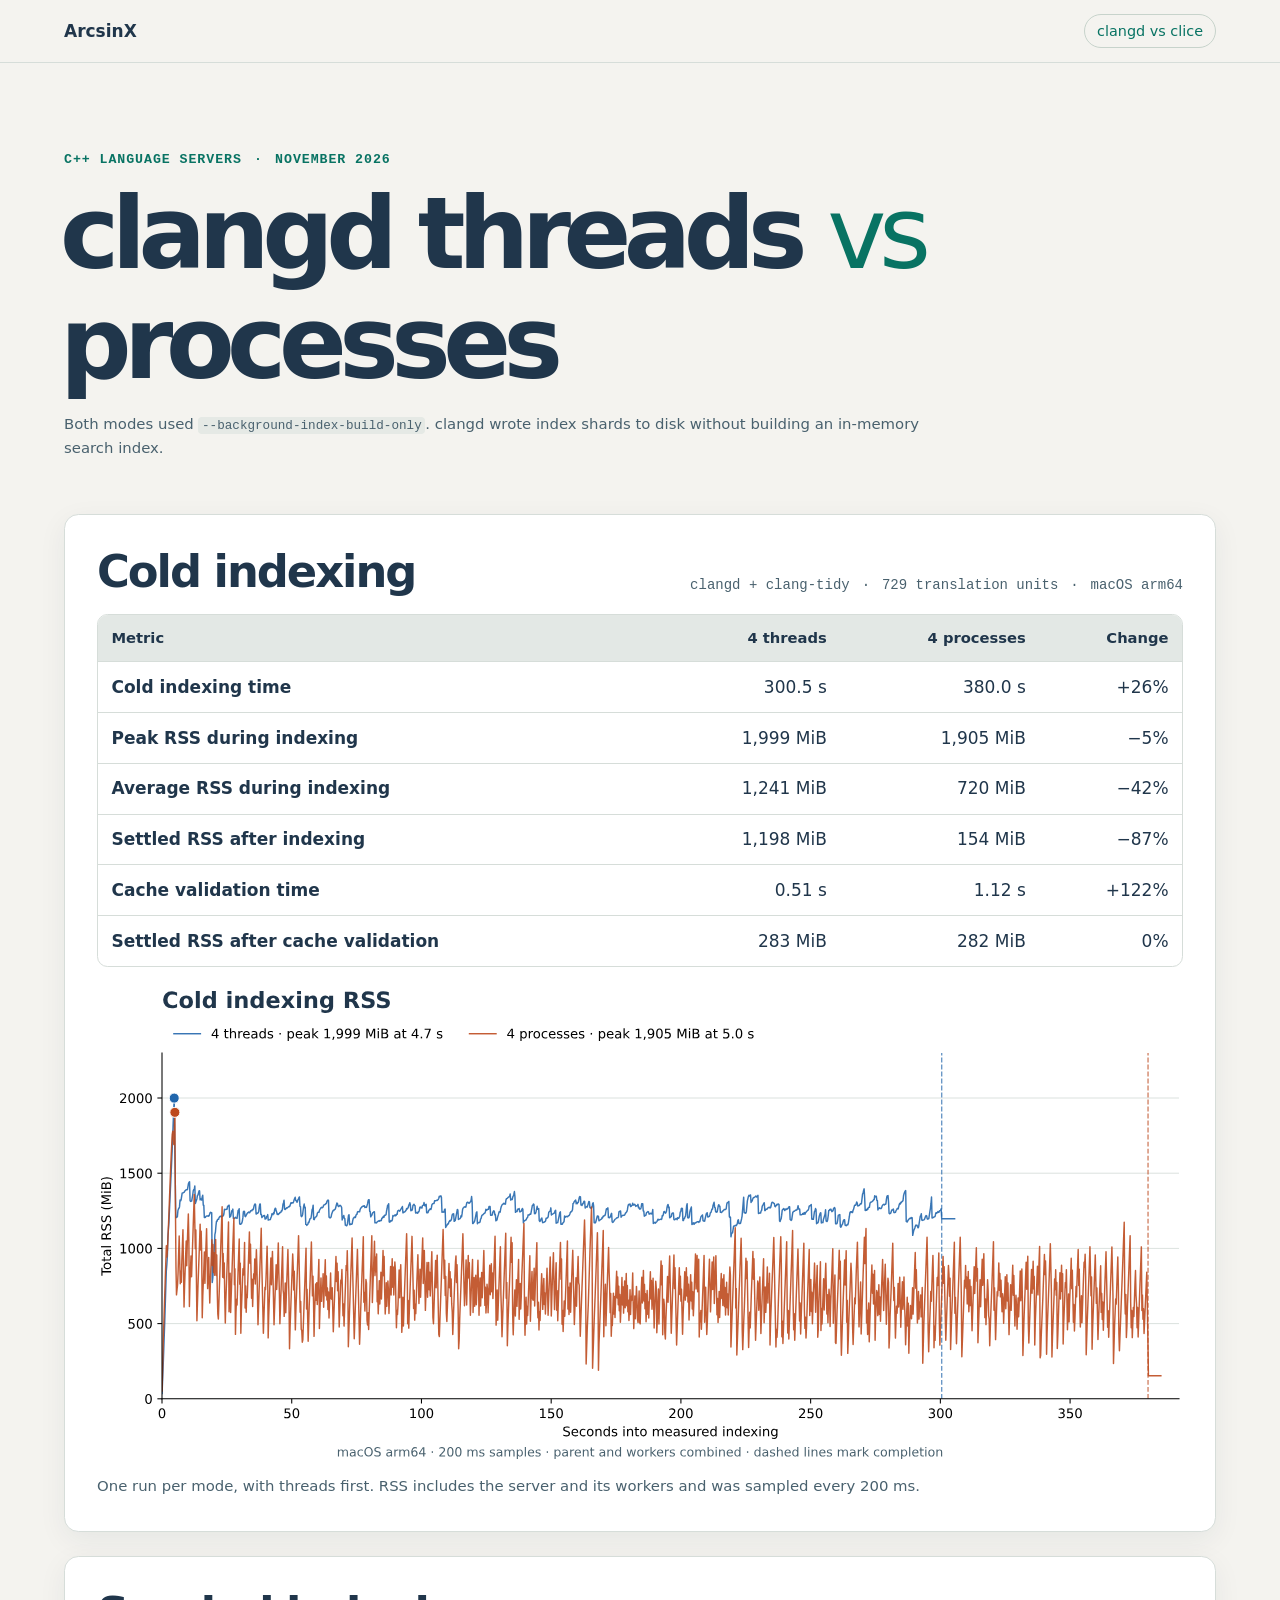
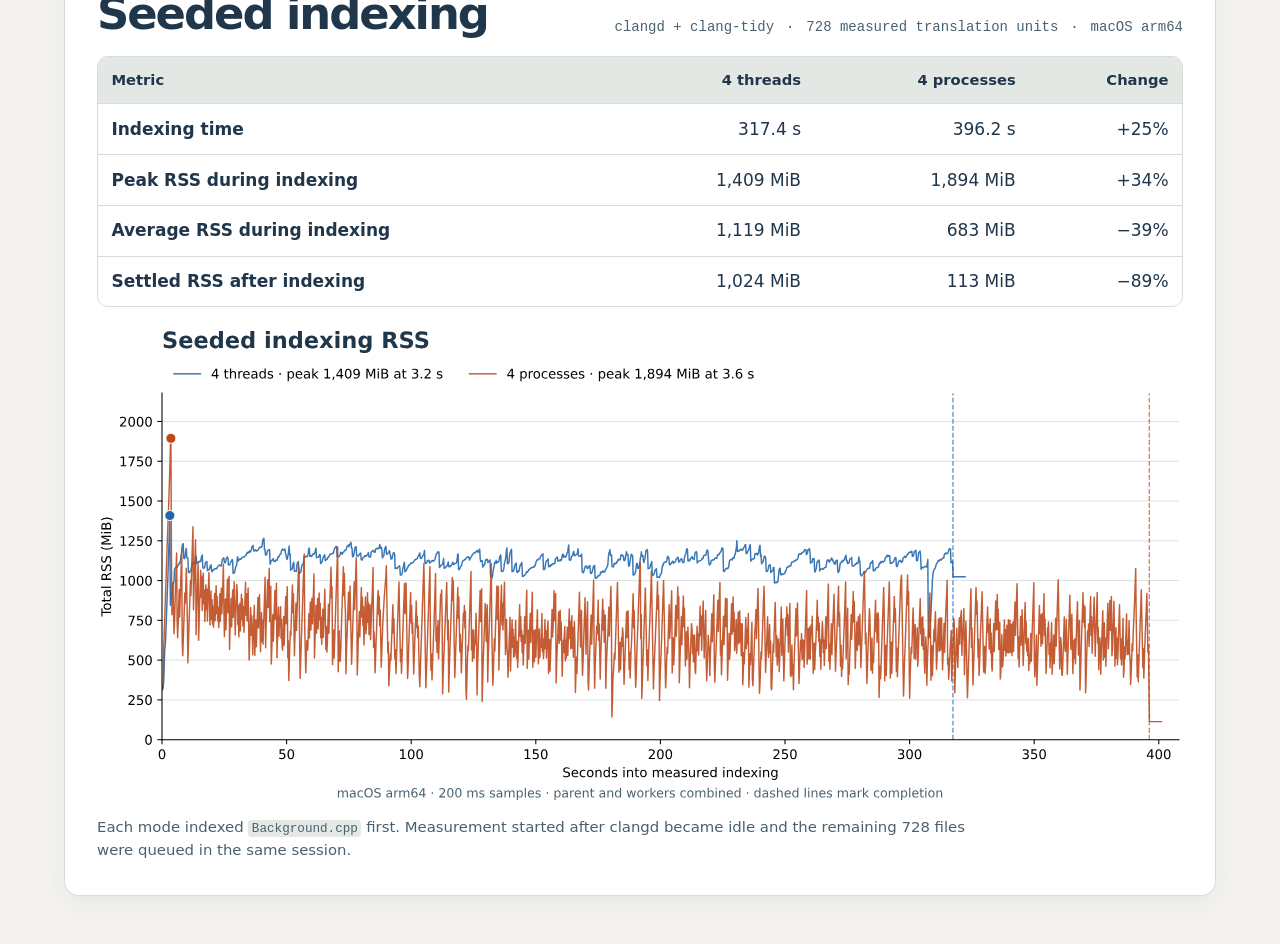
<file: clangd-threads-vs-processes/index.html>
<!doctype html>
<html lang="en">
<head>
  <meta charset="utf-8">
  <meta name="viewport" content="width=device-width, initial-scale=1">
  <meta name="description" content="Background indexing time and memory for clangd with four threads or four worker processes.">
  <title>clangd threads vs processes</title>
  <link rel="canonical" href="https://arcsinx.github.io/clangd-threads-vs-processes/">
  <link rel="stylesheet" href="../clangd-vs-clice/style.css">
  <style>
    main { padding-bottom: 3rem; }
    .comparison { margin-top: 1.1rem; border: 1px solid var(--line); border-radius: .65rem; }
    .comparison table { min-width: 29rem; }
    .comparison :is(td, th):not(:first-child) { text-align: right; font-variant-numeric: tabular-nums; white-space: nowrap; }
    .benchmark + .benchmark { margin-top: 1.5rem; }
    .method-note { margin-top: .9rem; }
    figure { margin: 1.25rem 0 0; }
    .plot { display: block; }
    .plot img { display: block; width: 100%; min-width: 46rem; height: auto; }
  </style>
</head>
<body>
  <a class="skip" href="#benchmark">Skip to benchmark</a>
  <header class="site-header">
    <div class="wrap header-inner">
      <a class="brand" href="https://github.com/ArcsinX">ArcsinX</a>
      <nav aria-label="Related benchmark"><a href="../clangd-vs-clice/">clangd vs clice</a></nav>
    </div>
  </header>
  <main>
    <div class="wrap intro">
      <p class="eyebrow">C++ language servers <span>·</span> November 2026</p>
      <h1>clangd threads <em>vs</em> processes</h1>
      <p class="chart-caption method-note">Both modes used <code>--background-index-build-only</code>. clangd wrote index shards to disk without building an in-memory search index.</p>
    </div>
    <section class="wrap benchmark" id="benchmark" aria-labelledby="benchmark-title">
      <div class="benchmark-heading">
        <h2 id="benchmark-title">Cold indexing</h2>
        <p class="scope">clangd + clang-tidy <span>·</span> 729 translation units <span>·</span> macOS arm64</p>
      </div>
      <div class="table-scroll comparison" tabindex="0" role="region" aria-label="Indexing comparison">
        <table>
          <thead><tr><th scope="col">Metric</th><th scope="col">4 threads</th><th scope="col">4 processes</th><th scope="col">Change</th></tr></thead>
          <tbody>
            <tr><th scope="row">Cold indexing time</th><td>300.5 s</td><td>380.0 s</td><td>+26%</td></tr>
            <tr><th scope="row">Peak RSS during indexing</th><td>1,999 MiB</td><td>1,905 MiB</td><td>−5%</td></tr>
            <tr><th scope="row">Average RSS during indexing</th><td>1,241 MiB</td><td>720 MiB</td><td>−42%</td></tr>
            <tr><th scope="row">Settled RSS after indexing</th><td>1,198 MiB</td><td>154 MiB</td><td>−87%</td></tr>
            <tr><th scope="row">Cache validation time</th><td>0.51 s</td><td>1.12 s</td><td>+122%</td></tr>
            <tr><th scope="row">Settled RSS after cache validation</th><td>283 MiB</td><td>282 MiB</td><td>0%</td></tr>
          </tbody>
        </table>
      </div>
      <figure>
        <div class="table-scroll" tabindex="0" role="region" aria-label="RSS over time plot">
          <a class="plot" href="rss-over-time.svg">
            <img src="rss-over-time.svg" alt="Four threads peaked at 1,999 MiB at 4.7 s. Four processes peaked at 1,905 MiB at 5.0 s.">
          </a>
        </div>
        <figcaption class="chart-caption">One run per mode, with threads first. RSS includes the server and its workers and was sampled every 200 ms.</figcaption>
      </figure>
    </section>
    <section class="wrap benchmark" id="seeded" aria-labelledby="seeded-title">
      <div class="benchmark-heading">
        <h2 id="seeded-title">Seeded indexing</h2>
        <p class="scope">clangd + clang-tidy <span>·</span> 728 measured translation units <span>·</span> macOS arm64</p>
      </div>
      <div class="table-scroll comparison" tabindex="0" role="region" aria-label="Seeded indexing comparison">
        <table>
          <thead><tr><th scope="col">Metric</th><th scope="col">4 threads</th><th scope="col">4 processes</th><th scope="col">Change</th></tr></thead>
          <tbody>
            <tr><th scope="row">Indexing time</th><td>317.4 s</td><td>396.2 s</td><td>+25%</td></tr>
            <tr><th scope="row">Peak RSS during indexing</th><td>1,409 MiB</td><td>1,894 MiB</td><td>+34%</td></tr>
            <tr><th scope="row">Average RSS during indexing</th><td>1,119 MiB</td><td>683 MiB</td><td>−39%</td></tr>
            <tr><th scope="row">Settled RSS after indexing</th><td>1,024 MiB</td><td>113 MiB</td><td>−89%</td></tr>
          </tbody>
        </table>
      </div>
      <figure>
        <div class="table-scroll" tabindex="0" role="region" aria-label="Seeded RSS over time plot">
          <a class="plot" href="rss-seeded.svg">
            <img src="rss-seeded.svg" alt="Four threads peaked at 1,409 MiB at 3.2 s. Four processes peaked at 1,894 MiB at 3.6 s.">
          </a>
        </div>
        <figcaption class="chart-caption">Each mode indexed <code>Background.cpp</code> first. Measurement started after clangd became idle and the remaining 728 files were queued in the same session.</figcaption>
      </figure>
    </section>
  </main>
</body>
</html>
</file>
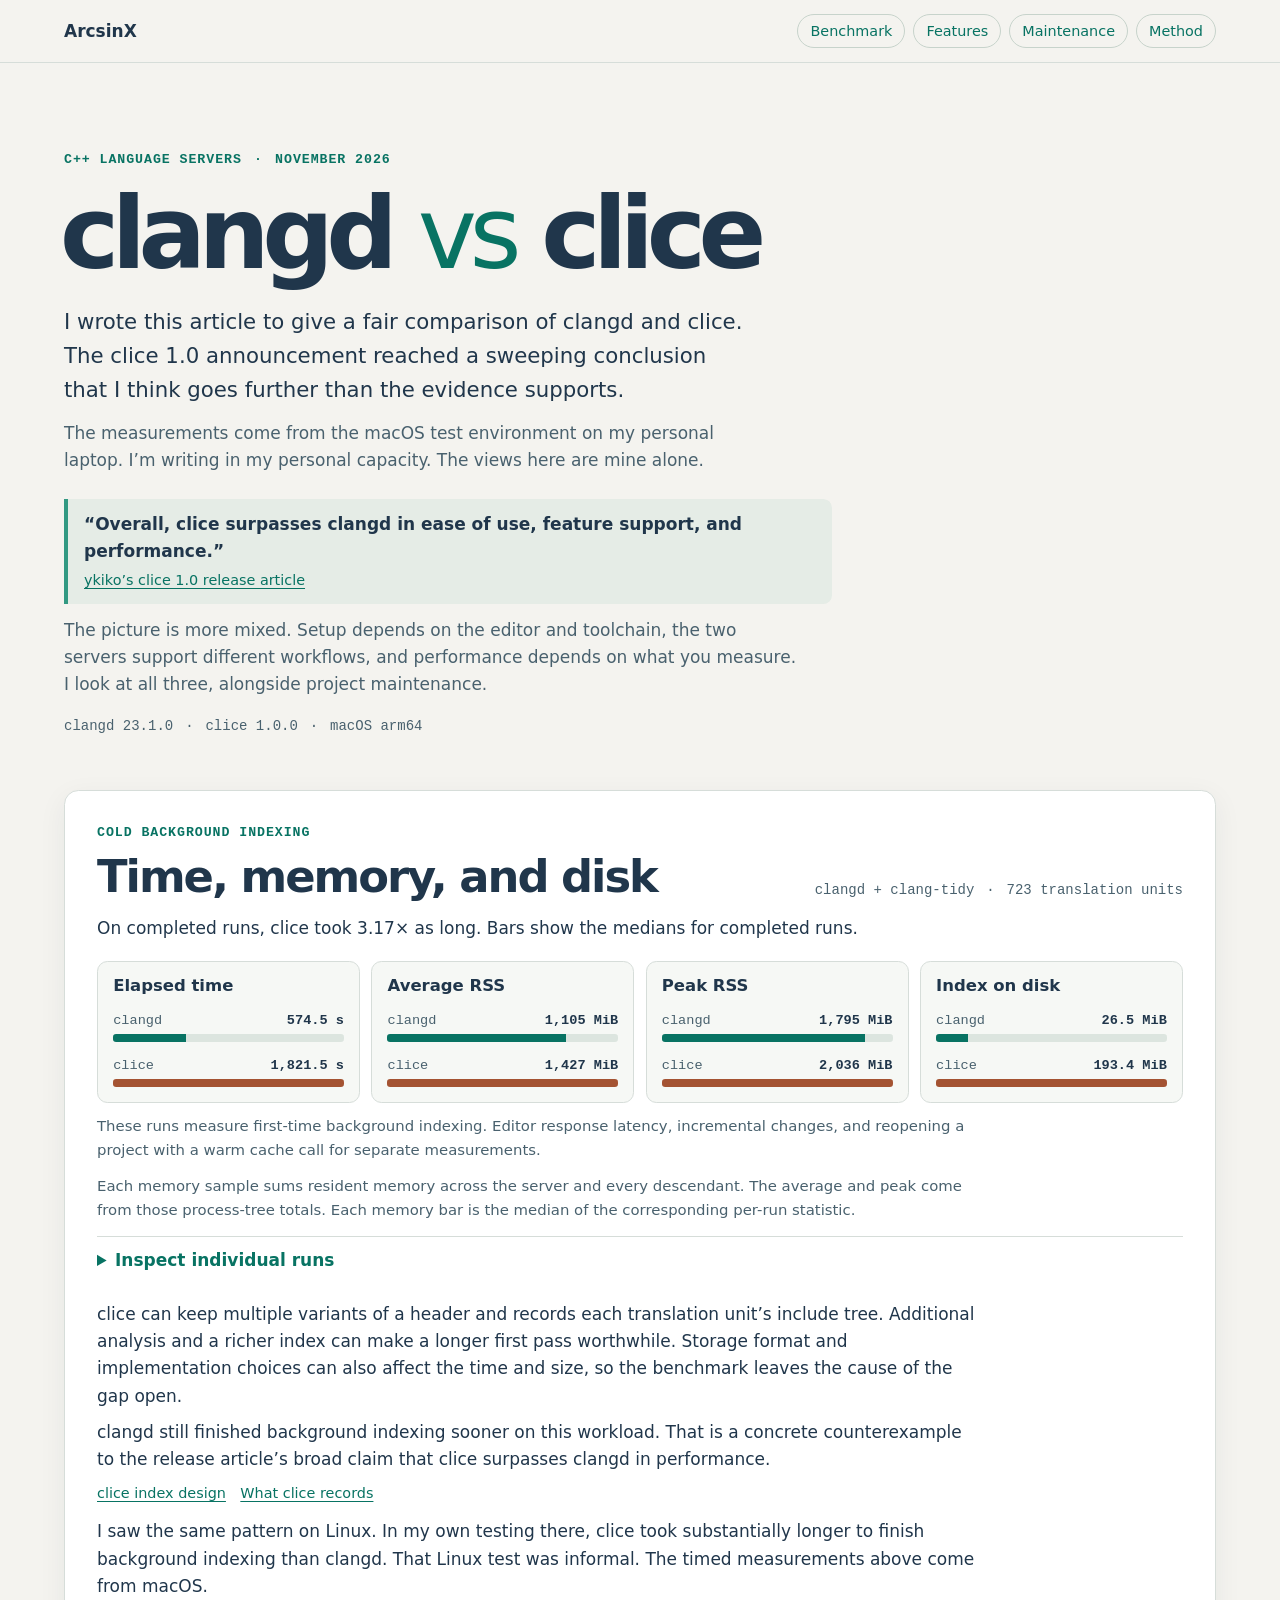
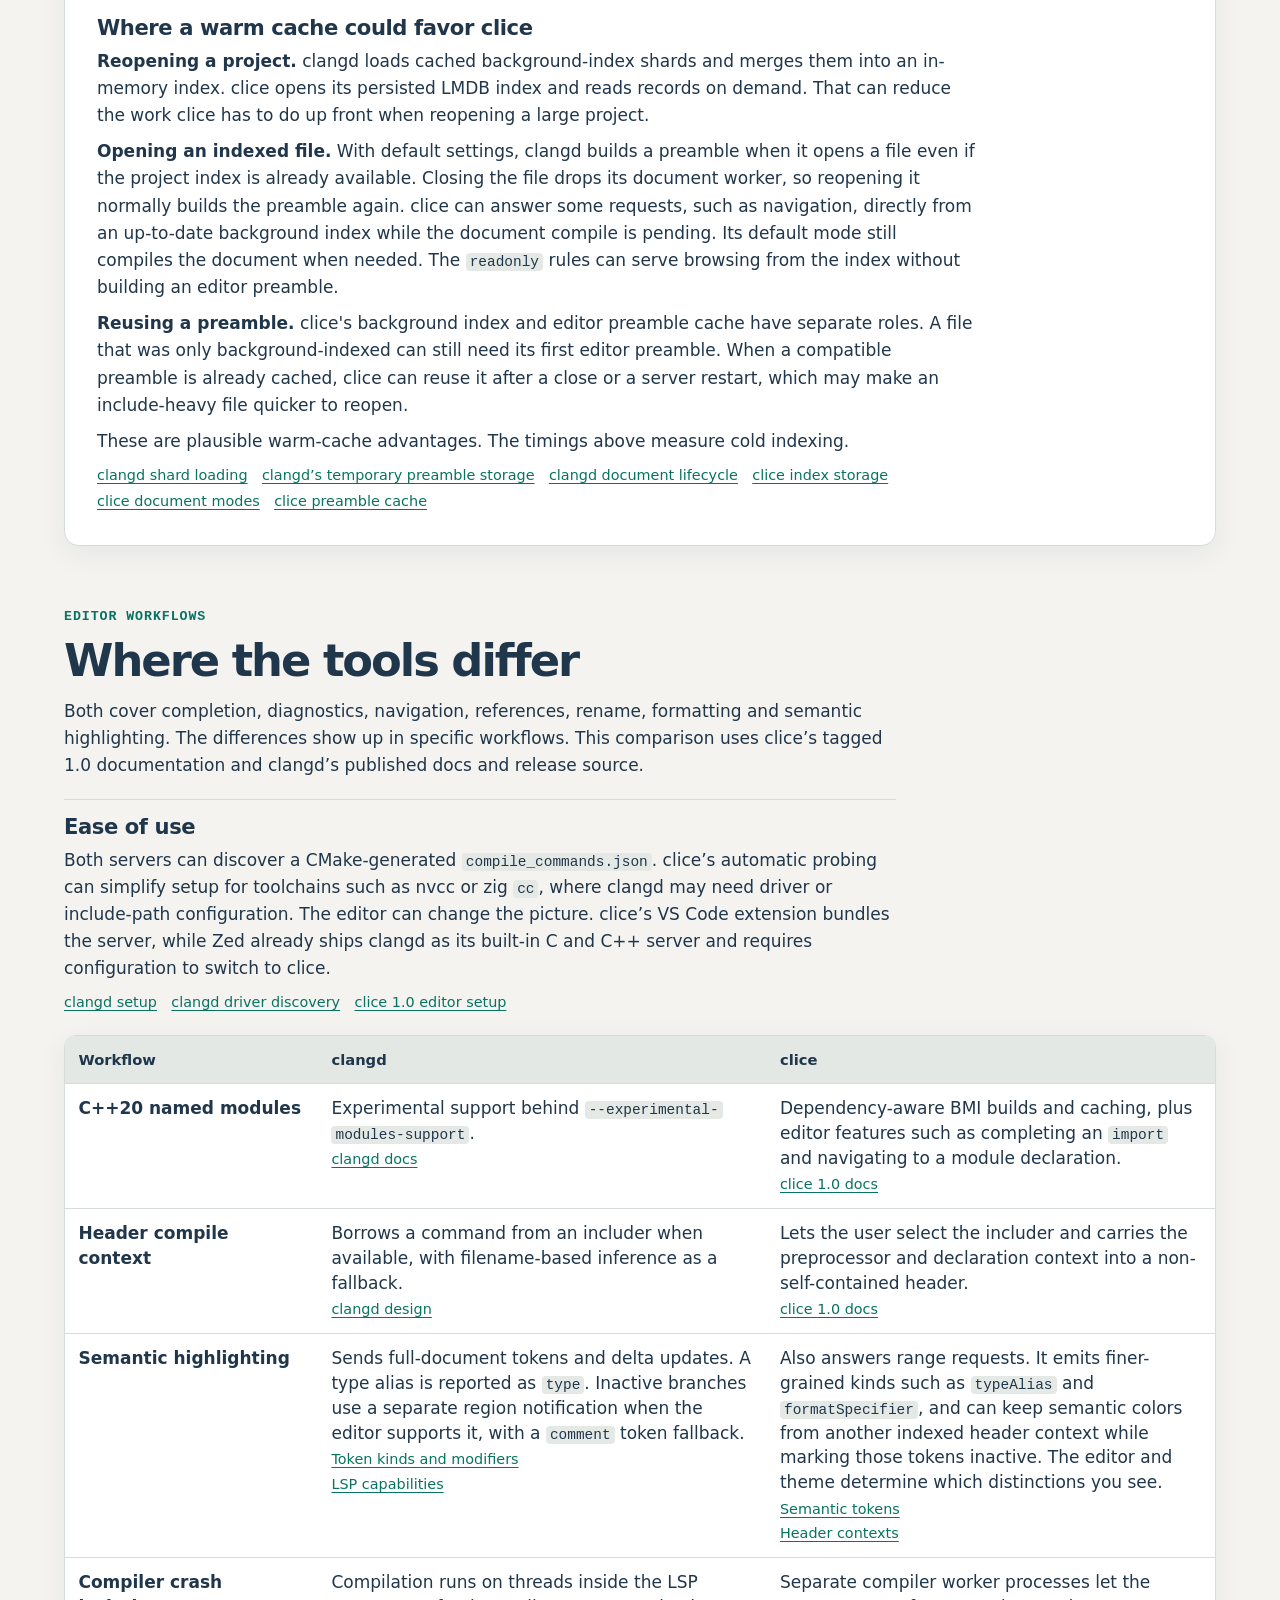
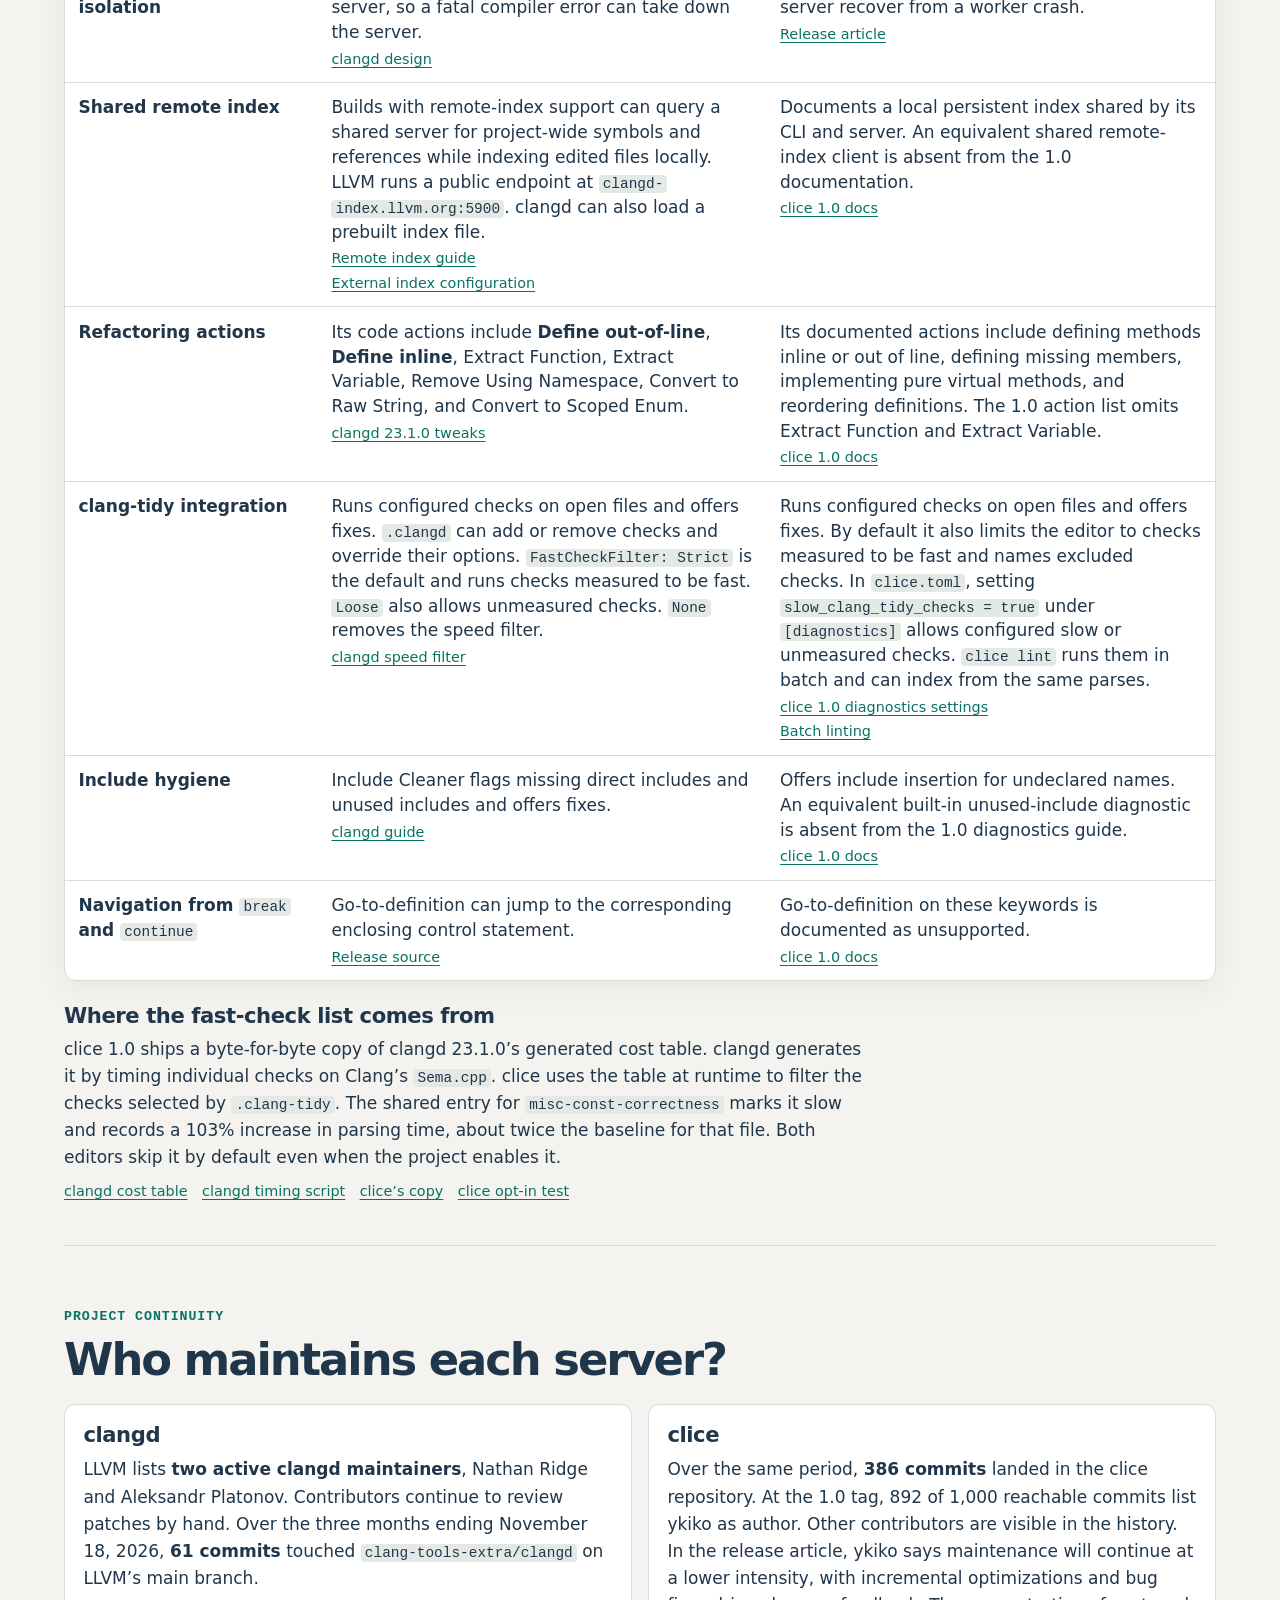
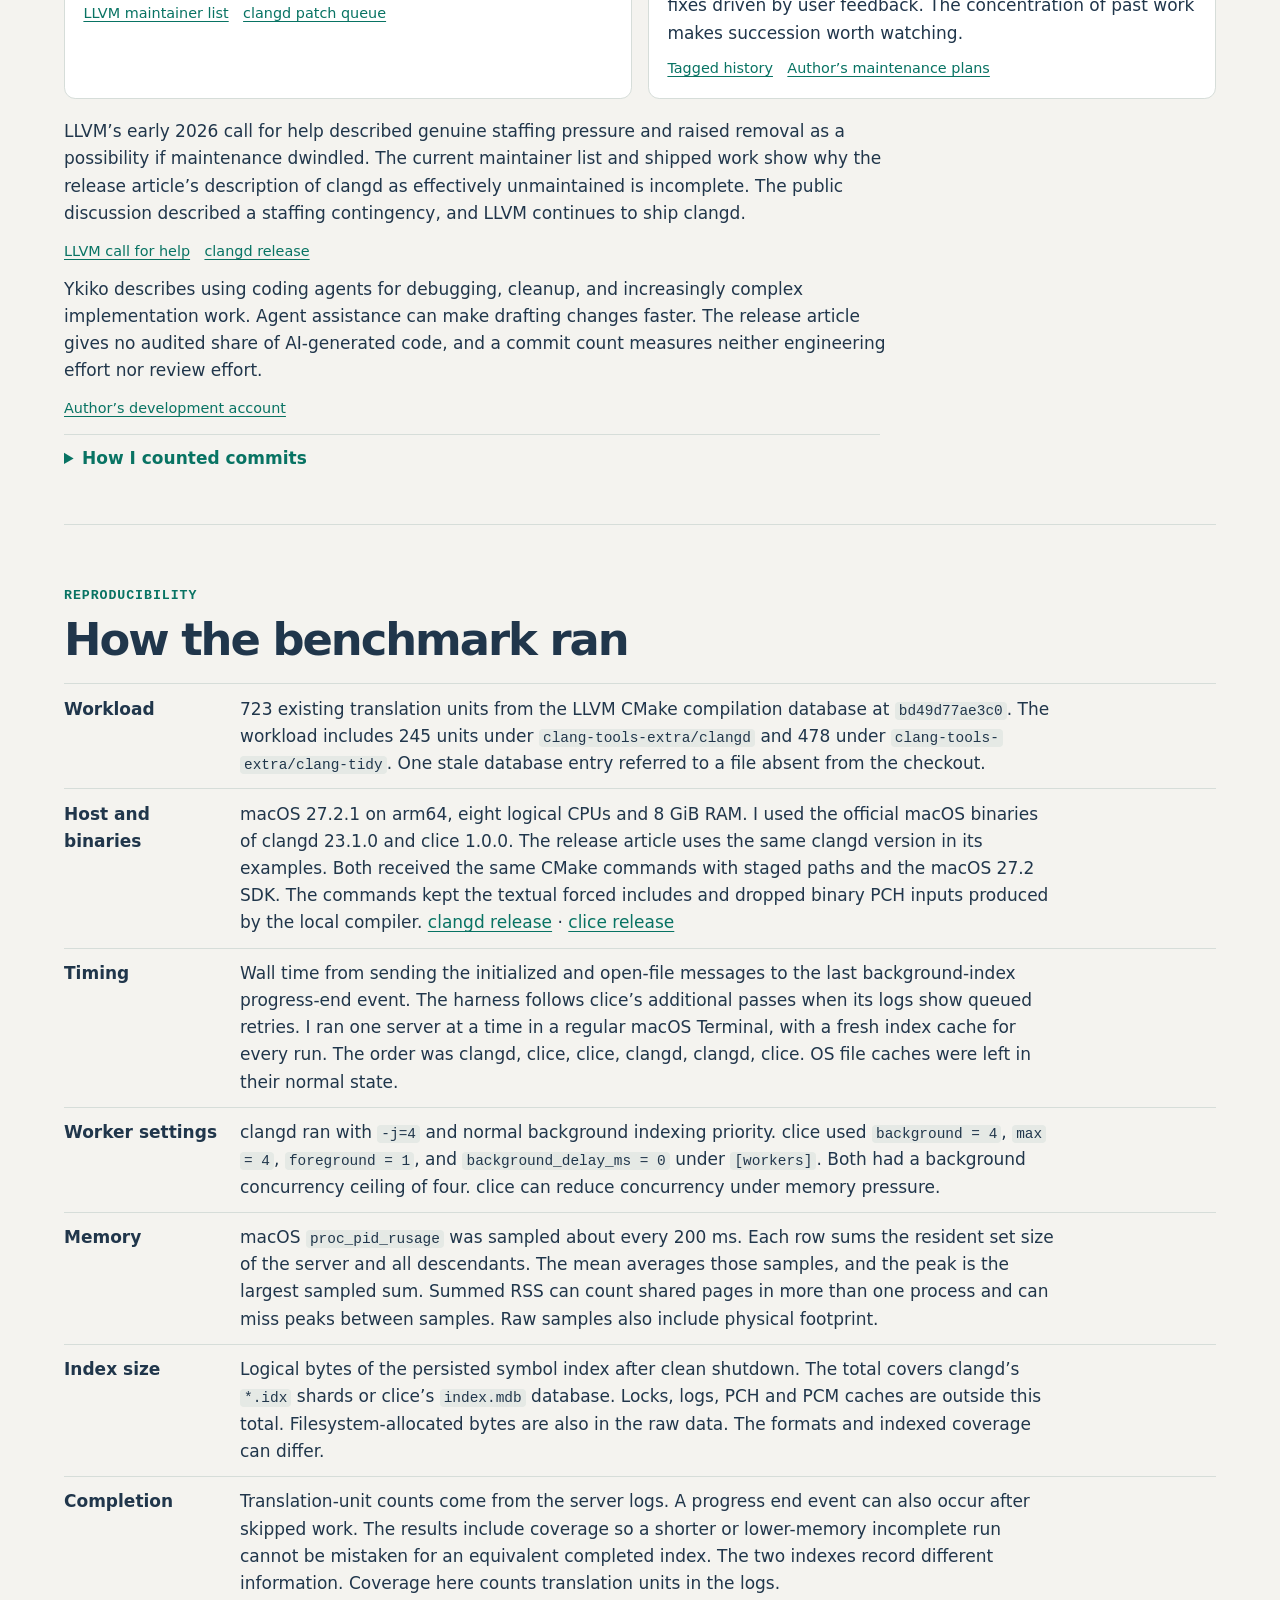
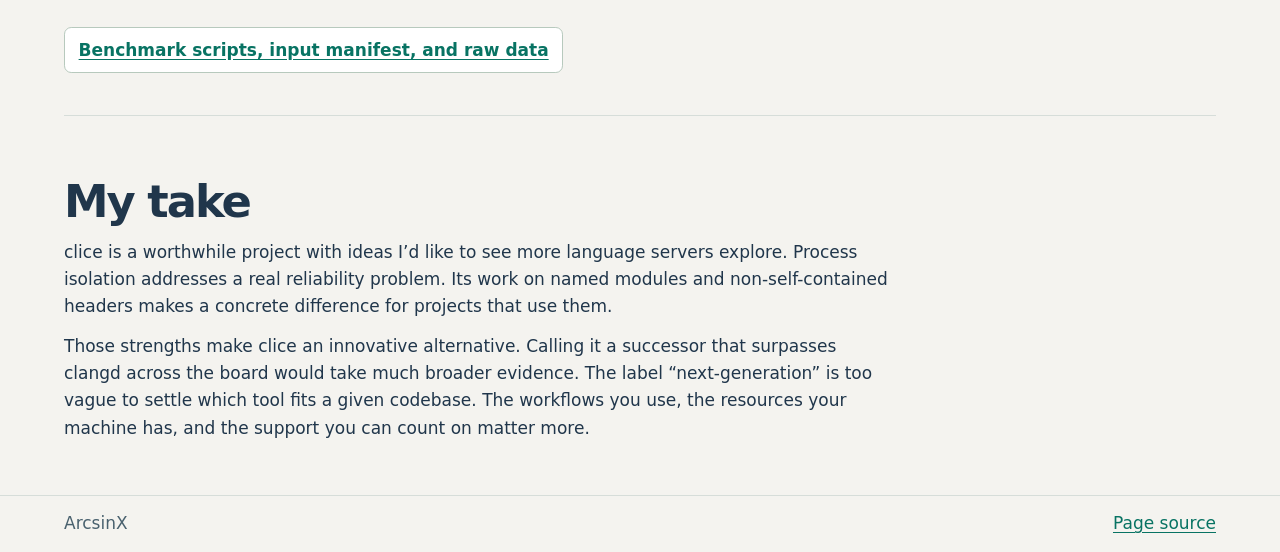
<file: clangd-vs-clice/index.html>
<!doctype html>
<html lang="en">
<head>
  <meta charset="utf-8">
  <meta name="viewport" content="width=device-width, initial-scale=1">
  <meta name="description" content="Measured clangd and clice indexing time and process-tree memory on LLVM, with a sourced comparison of features and maintenance.">
  <title>clangd vs clice | An LLVM indexing comparison</title>
  <link rel="canonical" href="https://arcsinx.github.io/clangd-vs-clice/">
  <link rel="stylesheet" href="style.css">
  <script src="results.js" defer></script>
  <script src="report.js" defer></script>
</head>
<body>
  <a class="skip" href="#benchmark">Skip to benchmark</a>
  <header class="site-header">
    <div class="wrap header-inner">
      <a class="brand" href="https://github.com/ArcsinX">ArcsinX</a>
      <nav aria-label="Sections">
        <a href="#benchmark">Benchmark</a>
        <a href="#features">Features</a>
        <a href="#maintenance">Maintenance</a>
        <a href="#method">Method</a>
      </nav>
    </div>
  </header>
  <main>
    <div class="overview">
      <div class="wrap intro">
        <p class="eyebrow">C++ language servers <span>·</span> November 2026</p>
        <h1>clangd <em>vs</em> clice</h1>
        <p class="deck">I wrote this article to give a fair comparison of clangd and clice. The clice 1.0 announcement reached a sweeping conclusion that I think goes further than the evidence supports.</p>
        <p class="byline">The measurements come from the macOS test environment on my personal laptop. I’m writing in my personal capacity. The views here are mine alone.</p>
        <figure class="release-claim">
          <blockquote>“Overall, clice surpasses clangd in ease of use, feature support, and performance.”</blockquote>
          <figcaption><a href="https://ykiko.me/en/articles/2105384023094834022/#language-server">ykiko’s clice 1.0 release article</a></figcaption>
        </figure>
        <p class="claim-response">The picture is more mixed. Setup depends on the editor and toolchain, the two servers support different workflows, and performance depends on what you measure. I look at all three, alongside project maintenance.</p>
        <p class="provenance">clangd 23.1.0 <span>·</span> clice 1.0.0 <span>·</span> macOS arm64</p>
      </div>

      <section class="wrap benchmark" id="benchmark" aria-labelledby="benchmark-title">
        <div class="benchmark-heading">
          <div>
            <p class="eyebrow">Cold background indexing</p>
            <h2 id="benchmark-title">Time, memory, and disk</h2>
          </div>
          <p class="scope">clangd + clang-tidy <span>·</span> 723 translation units</p>
        </div>
        <p id="benchmark-note" class="benchmark-note" aria-live="polite"></p>
        <div class="metrics" id="metric-cards"></div>
        <noscript><p>JavaScript displays the benchmark charts and per-run values. The raw data is available in the benchmark repository.</p></noscript>
        <p class="chart-caption">These runs measure first-time background indexing. Editor response latency, incremental changes, and reopening a project with a warm cache call for separate measurements.</p>
        <p class="chart-caption">Each memory sample sums resident memory across the server and every descendant. The average and peak come from those process-tree totals. Each memory bar is the median of the corresponding per-run statistic.</p>
        <details id="runs" class="runs">
          <summary>Inspect individual runs</summary>
          <div class="table-scroll" id="run-table" tabindex="0" role="region" aria-label="Individual benchmark runs"></div>
        </details>
        <div class="index-tradeoff">
          <p>clice can keep multiple variants of a header and records each translation unit’s include tree. Additional analysis and a richer index can make a longer first pass worthwhile. Storage format and implementation choices can also affect the time and size, so the benchmark leaves the cause of the gap open.</p>
          <p>clangd still finished background indexing sooner on this workload. That is a concrete counterexample to the release article’s broad claim that clice surpasses clangd in performance.</p>
          <p class="sources"><a href="https://github.com/clice-io/clice/blob/v1.0.0/docs/en/design/symbol-index.md">clice index design</a><a href="https://github.com/clice-io/clice/blob/v1.0.0/docs/en/cli/index.md#inspecting-the-index">What clice records</a></p>
        </div>
        <p class="benchmark-paragraph">I saw the same pattern on Linux. In my own testing there, clice took substantially longer to finish background indexing than clangd. That Linux test was informal. The timed measurements above come from macOS.</p>
        <div class="warm-scenarios">
          <h3>Where a warm cache could favor clice</h3>
          <p><strong>Reopening a project.</strong> clangd loads cached background-index shards and merges them into an in-memory index. clice opens its persisted LMDB index and reads records on demand. That can reduce the work clice has to do up front when reopening a large project.</p>
          <p><strong>Opening an indexed file.</strong> With default settings, clangd builds a preamble when it opens a file even if the project index is already available. Closing the file drops its document worker, so reopening it normally builds the preamble again. clice can answer some requests, such as navigation, directly from an up-to-date background index while the document compile is pending. Its default mode still compiles the document when needed. The <code>readonly</code> rules can serve browsing from the index without building an editor preamble.</p>
          <p><strong>Reusing a preamble.</strong> clice's background index and editor preamble cache have separate roles. A file that was only background-indexed can still need its first editor preamble. When a compatible preamble is already cached, clice can reuse it after a close or a server restart, which may make an include-heavy file quicker to reopen.</p>
          <p>These are plausible warm-cache advantages. The timings above measure cold indexing.</p>
          <p class="sources"><a href="https://github.com/llvm/llvm-project/blob/llvmorg-23.1.0/clang-tools-extra/clangd/index/BackgroundRebuild.cpp">clangd shard loading</a><a href="https://github.com/llvm/llvm-project/blob/llvmorg-23.1.0/clang/lib/Frontend/PrecompiledPreamble.cpp#L197">clangd’s temporary preamble storage</a><a href="https://github.com/llvm/llvm-project/blob/llvmorg-23.1.0/clang-tools-extra/clangd/TUScheduler.cpp">clangd document lifecycle</a><a href="https://github.com/clice-io/clice/blob/v1.0.0/docs/en/design/symbol-index.md#storage">clice index storage</a><a href="https://github.com/clice-io/clice/blob/v1.0.0/docs/en/guide/configuration.md#L752-L758">clice document modes</a><a href="https://github.com/clice-io/clice/blob/v1.0.0/docs/en/design/incremental-parse.md#content-addressed-storage">clice preamble cache</a></p>
        </div>
      </section>
    </div>

    <div class="wrap article">
      <section class="section" id="features" aria-labelledby="features-title">
        <p class="eyebrow">Editor workflows</p>
        <h2 id="features-title">Where the tools differ</h2>
        <p class="section-intro">Both cover completion, diagnostics, navigation, references, rename, formatting and semantic highlighting. The differences show up in specific workflows. This comparison uses clice’s tagged 1.0 documentation and clangd’s published docs and release source.</p>
        <div class="ease">
          <h3>Ease of use</h3>
          <p>Both servers can discover a CMake-generated <code>compile_commands.json</code>. clice’s automatic probing can simplify setup for toolchains such as nvcc or zig <code>cc</code>, where clangd may need driver or include-path configuration. The editor can change the picture. clice’s VS Code extension bundles the server, while Zed already ships clangd as its built-in C and C++ server and requires configuration to switch to clice.</p>
          <p class="sources"><a href="https://clangd.llvm.org/installation">clangd setup</a><a href="https://clangd.llvm.org/guides/system-headers#query-driver">clangd driver discovery</a><a href="https://github.com/clice-io/clice/blob/v1.0.0/docs/en/guide/editors.md">clice 1.0 editor setup</a></p>
        </div>
        <div class="table-scroll feature-table" tabindex="0" role="region" aria-label="Feature comparison">
          <table>
            <thead><tr><th scope="col">Workflow</th><th scope="col">clangd</th><th scope="col">clice</th></tr></thead>
            <tbody>
              <tr><th scope="row">C++20 named modules</th><td>Experimental support behind <code>--experimental-modules-support</code>. <a href="https://clangd.llvm.org/features#experimental-c20-modules-support">clangd docs</a></td><td>Dependency-aware BMI builds and caching, plus editor features such as completing an <code>import</code> and navigating to a module declaration. <a href="https://github.com/clice-io/clice/blob/v1.0.0/docs/en/features/modules.md">clice 1.0 docs</a></td></tr>
              <tr><th scope="row">Header compile context</th><td>Borrows a command from an includer when available, with filename-based inference as a fallback. <a href="https://clangd.llvm.org/design/compile-commands#commands-for-header-files">clangd design</a></td><td>Lets the user select the includer and carries the preprocessor and declaration context into a non-self-contained header. <a href="https://github.com/clice-io/clice/blob/v1.0.0/docs/en/features/header-contexts.md">clice 1.0 docs</a></td></tr>
              <tr><th scope="row">Semantic highlighting</th><td>Sends full-document tokens and delta updates. A type alias is reported as <code>type</code>. Inactive branches use a separate region notification when the editor supports it, with a <code>comment</code> token fallback. <a href="https://clangd.llvm.org/features#semantic-highlighting">Token kinds and modifiers</a><a href="https://github.com/llvm/llvm-project/blob/llvmorg-23.1.0/clang-tools-extra/clangd/ClangdLSPServer.cpp#L613">LSP capabilities</a></td><td>Also answers range requests. It emits finer-grained kinds such as <code>typeAlias</code> and <code>formatSpecifier</code>, and can keep semantic colors from another indexed header context while marking those tokens inactive. The editor and theme determine which distinctions you see. <a href="https://github.com/clice-io/clice/blob/v1.0.0/docs/en/features/semantic-tokens.md">Semantic tokens</a><a href="https://github.com/clice-io/clice/blob/v1.0.0/docs/en/features/header-contexts.md#choosing-a-host">Header contexts</a></td></tr>
              <tr><th scope="row">Compiler crash isolation</th><td>Compilation runs on threads inside the LSP server, so a fatal compiler error can take down the server. <a href="https://clangd.llvm.org/design/threads">clangd design</a></td><td>Separate compiler worker processes let the server recover from a worker crash. <a href="https://ykiko.me/en/articles/2105384023094834022/#language-server">Release article</a></td></tr>
              <tr><th scope="row">Shared remote index</th><td>Builds with remote-index support can query a shared server for project-wide symbols and references while indexing edited files locally. LLVM runs a public endpoint at <code>clangd-index.llvm.org:5900</code>. clangd can also load a prebuilt index file. <a href="https://clangd.llvm.org/guides/remote-index">Remote index guide</a><a href="https://clangd.llvm.org/config#external">External index configuration</a></td><td>Documents a local persistent index shared by its CLI and server. An equivalent shared remote-index client is absent from the 1.0 documentation. <a href="https://github.com/clice-io/clice/blob/v1.0.0/docs/en/cli/index.md">clice 1.0 docs</a></td></tr>
              <tr><th scope="row">Refactoring actions</th><td>Its code actions include <strong>Define out-of-line</strong>, <strong>Define inline</strong>, Extract Function, Extract Variable, Remove Using Namespace, Convert to Raw String, and Convert to Scoped Enum. <a href="https://github.com/llvm/llvm-project/tree/llvmorg-23.1.0/clang-tools-extra/clangd/refactor/tweaks">clangd 23.1.0 tweaks</a></td><td>Its documented actions include defining methods inline or out of line, defining missing members, implementing pure virtual methods, and reordering definitions. The 1.0 action list omits Extract Function and Extract Variable. <a href="https://github.com/clice-io/clice/blob/v1.0.0/docs/en/features/code-action.md">clice 1.0 docs</a></td></tr>
              <tr><th scope="row">clang-tidy integration</th><td>Runs configured checks on open files and offers fixes. <code>.clangd</code> can add or remove checks and override their options. <code>FastCheckFilter: Strict</code> is the default and runs checks measured to be fast. <code>Loose</code> also allows unmeasured checks. <code>None</code> removes the speed filter. <a href="https://clangd.llvm.org/config#fastcheckfilter">clangd speed filter</a></td><td>Runs configured checks on open files and offers fixes. By default it also limits the editor to checks measured to be fast and names excluded checks. In <code>clice.toml</code>, setting <code>slow_clang_tidy_checks = true</code> under <code>[diagnostics]</code> allows configured slow or unmeasured checks. <code>clice lint</code> runs them in batch and can index from the same parses. <a href="https://github.com/clice-io/clice/blob/v1.0.0/docs/en/guide/configuration.md#diagnostics">clice 1.0 diagnostics settings</a><a href="https://github.com/clice-io/clice/blob/v1.0.0/docs/en/cli/lint.md">Batch linting</a></td></tr>
              <tr><th scope="row">Include hygiene</th><td>Include Cleaner flags missing direct includes and unused includes and offers fixes. <a href="https://clangd.llvm.org/guides/include-cleaner">clangd guide</a></td><td>Offers include insertion for undeclared names. An equivalent built-in unused-include diagnostic is absent from the 1.0 diagnostics guide. <a href="https://github.com/clice-io/clice/blob/v1.0.0/docs/en/features/diagnostics.md">clice 1.0 docs</a></td></tr>
              <tr><th scope="row">Navigation from <code>break</code> and <code>continue</code></th><td>Go-to-definition can jump to the corresponding enclosing control statement. <a href="https://github.com/llvm/llvm-project/blob/llvmorg-23.1.0/clang-tools-extra/clangd/XRefs.cpp">Release source</a></td><td>Go-to-definition on these keywords is documented as unsupported. <a href="https://github.com/clice-io/clice/blob/v1.0.0/docs/en/features/navigation.md#implicit-targets">clice 1.0 docs</a></td></tr>
            </tbody>
          </table>
        </div>
        <div class="check-cost">
          <h3>Where the fast-check list comes from</h3>
          <p>clice 1.0 ships a byte-for-byte copy of clangd 23.1.0’s generated cost table. clangd generates it by timing individual checks on Clang’s <code>Sema.cpp</code>. clice uses the table at runtime to filter the checks selected by <code>.clang-tidy</code>. The shared entry for <code>misc-const-correctness</code> marks it slow and records a 103% increase in parsing time, about twice the baseline for that file. Both editors skip it by default even when the project enables it.</p>
          <p class="sources"><a href="https://github.com/llvm/llvm-project/blob/llvmorg-23.1.0/clang-tools-extra/clangd/TidyFastChecks.inc#L297">clangd cost table</a><a href="https://github.com/llvm/llvm-project/blob/llvmorg-23.1.0/clang-tools-extra/clangd/TidyFastChecks.py">clangd timing script</a><a href="https://github.com/clice-io/clice/blob/v1.0.0/src/compile/tidy_check_costs.inc#L297">clice’s copy</a><a href="https://github.com/clice-io/clice/tree/v1.0.0/tests/diagnostics/clang_tidy/20_slow_checks">clice opt-in test</a></p>
        </div>
      </section>

      <section class="section" id="maintenance" aria-labelledby="maintenance-title">
        <p class="eyebrow">Project continuity</p>
        <h2 id="maintenance-title">Who maintains each server?</h2>
        <div class="columns">
          <article>
            <h3>clangd</h3>
            <p>LLVM lists <strong>two active clangd maintainers</strong>, Nathan Ridge and Aleksandr Platonov. Contributors continue to review patches by hand. Over the three months ending November 18, 2026, <strong>61 commits</strong> touched <code>clang-tools-extra/clangd</code> on LLVM’s main branch.</p>
            <p class="sources"><a href="https://github.com/llvm/llvm-project/blob/main/clang-tools-extra/Maintainers.md#clangd">LLVM maintainer list</a><a href="https://github.com/llvm/llvm-project/pulls?q=is%3Apr+label%3Aclangd">clangd patch queue</a></p>
          </article>
          <article>
            <h3>clice</h3>
            <p>Over the same period, <strong>386 commits</strong> landed in the clice repository. At the 1.0 tag, 892 of 1,000 reachable commits list ykiko as author. Other contributors are visible in the history. In the release article, ykiko says maintenance will continue at a lower intensity, with incremental optimizations and bug fixes driven by user feedback. The concentration of past work makes succession worth watching.</p>
            <p class="sources"><a href="https://github.com/clice-io/clice/commits/v1.0.0/">Tagged history</a><a href="https://ykiko.me/en/articles/2105384023094834022/#to-be-continued">Author’s maintenance plans</a></p>
          </article>
        </div>
        <p>LLVM’s early 2026 call for help described genuine staffing pressure and raised removal as a possibility if maintenance dwindled. The current maintainer list and shipped work show why the release article’s description of clangd as effectively unmaintained is incomplete. The public discussion described a staffing contingency, and LLVM continues to ship clangd.</p>
        <p class="sources"><a href="https://discourse.llvm.org/t/help-needed-with-clangd-maintenance/89820">LLVM call for help</a><a href="https://github.com/clangd/clangd/releases/tag/23.1.0">clangd release</a></p>
        <p>Ykiko describes using coding agents for debugging, cleanup, and increasingly complex implementation work. Agent assistance can make drafting changes faster. The release article gives no audited share of AI-generated code, and a commit count measures neither engineering effort nor review effort.</p>
        <p class="sources"><a href="https://ykiko.me/en/articles/2105384023094834022/#how-did-we-get-here">Author’s development account</a></p>
        <details class="commit-method">
          <summary>How I counted commits</summary>
          <p>The window covers August 19 through November 18, 2026 UTC. I counted commits reachable from a pinned snapshot of each main branch. The clangd count filters for its directory in LLVM’s monorepo. The clice count covers its whole repository, including editor integrations, documentation, and other tools. The lists below link to every commit included in the counts.</p>
          <p class="sources"><a href="https://github.com/ArcsinX/clangd-vs-clice-benchmark/blob/main/commit-activity.md#clangd">View all 61 clangd commits</a><a href="https://github.com/ArcsinX/clangd-vs-clice-benchmark/blob/main/commit-activity.md#clice">View all 386 clice commits</a></p>
        </details>
      </section>

      <section class="section" id="method" aria-labelledby="method-title">
        <p class="eyebrow">Reproducibility</p>
        <h2 id="method-title">How the benchmark ran</h2>
        <dl class="method">
          <div><dt>Workload</dt><dd>723 existing translation units from the LLVM CMake compilation database at <code>bd49d77ae3c0</code>. The workload includes 245 units under <code>clang-tools-extra/clangd</code> and 478 under <code>clang-tools-extra/clang-tidy</code>. One stale database entry referred to a file absent from the checkout.</dd></div>
          <div><dt>Host and binaries</dt><dd>macOS 27.2.1 on arm64, eight logical CPUs and 8 GiB RAM. I used the official macOS binaries of clangd 23.1.0 and clice 1.0.0. The release article uses the same clangd version in its examples. Both received the same CMake commands with staged paths and the macOS 27.2 SDK. The commands kept the textual forced includes and dropped binary PCH inputs produced by the local compiler. <a href="https://github.com/clangd/clangd/releases/tag/23.1.0">clangd release</a> · <a href="https://github.com/clice-io/clice/releases/tag/v1.0.0">clice release</a></dd></div>
          <div><dt>Timing</dt><dd>Wall time from sending the initialized and open-file messages to the last background-index progress-end event. The harness follows clice’s additional passes when its logs show queued retries. I ran one server at a time in a regular macOS Terminal, with a fresh index cache for every run. The order was clangd, clice, clice, clangd, clangd, clice. OS file caches were left in their normal state.</dd></div>
          <div><dt>Worker settings</dt><dd>clangd ran with <code>-j=4</code> and normal background indexing priority. clice used <code>background = 4</code>, <code>max = 4</code>, <code>foreground = 1</code>, and <code>background_delay_ms = 0</code> under <code>[workers]</code>. Both had a background concurrency ceiling of four. clice can reduce concurrency under memory pressure.</dd></div>
          <div><dt>Memory</dt><dd>macOS <code>proc_pid_rusage</code> was sampled about every 200 ms. Each row sums the resident set size of the server and all descendants. The mean averages those samples, and the peak is the largest sampled sum. Summed RSS can count shared pages in more than one process and can miss peaks between samples. Raw samples also include physical footprint.</dd></div>
          <div><dt>Index size</dt><dd>Logical bytes of the persisted symbol index after clean shutdown. The total covers clangd’s <code>*.idx</code> shards or clice’s <code>index.mdb</code> database. Locks, logs, PCH and PCM caches are outside this total. Filesystem-allocated bytes are also in the raw data. The formats and indexed coverage can differ.</dd></div>
          <div><dt>Completion</dt><dd>Translation-unit counts come from the server logs. A progress end event can also occur after skipped work. The results include coverage so a shorter or lower-memory incomplete run cannot be mistaken for an equivalent completed index. The two indexes record different information. Coverage here counts translation units in the logs.</dd></div>
        </dl>
        <p><a class="button" href="https://github.com/ArcsinX/clangd-vs-clice-benchmark">Benchmark scripts, input manifest, and raw data</a></p>
      </section>
      <section class="section conclusion" aria-labelledby="conclusion-title">
        <h2 id="conclusion-title">My take</h2>
        <p>clice is a worthwhile project with ideas I’d like to see more language servers explore. Process isolation addresses a real reliability problem. Its work on named modules and non-self-contained headers makes a concrete difference for projects that use them.</p>
        <p>Those strengths make clice an innovative alternative. Calling it a successor that surpasses clangd across the board would take much broader evidence. The label “next-generation” is too vague to settle which tool fits a given codebase. The workflows you use, the resources your machine has, and the support you can count on matter more.</p>
      </section>
    </div>
  </main>
  <footer><div class="wrap footer"><span>ArcsinX</span><a href="https://github.com/ArcsinX/ArcsinX.github.io/tree/main/clangd-vs-clice">Page source</a></div></footer>
</body>
</html>
</file>
<file: clangd-vs-clice/style.css>
:root {
  color-scheme: light;
  --paper: #f4f3ef;
  --panel: #fff;
  --ink: #20364b;
  --muted: #49616e;
  --line: #d6ddd9;
  --teal: #087363;
  --teal-wash: #e5ece6;
  --copper: #a45332;
  --mono: Menlo, Consolas, "Liberation Mono", monospace;
  --shadow: 0 8px 28px #132a3810;
}
* { box-sizing: border-box; }
html { scroll-behavior: smooth; }
body {
  margin: 0;
  background: var(--paper);
  color: var(--ink);
  font: 1.0625rem/1.6 system-ui, -apple-system, sans-serif;
}
a { color: var(--teal); text-underline-offset: .19em; }
a:hover { text-decoration-thickness: 2px; }
a:focus-visible, summary:focus-visible, [tabindex]:focus-visible {
  outline: 2px solid var(--teal);
  outline-offset: 4px;
}
h1, h2, h3, p { margin: 0; }
h1, h2, h3 { line-height: 1.1; }
h1 {
  font-size: clamp(3rem, 8vw, 6.25rem);
  font-weight: 740;
  letter-spacing: -.075em;
  margin-left: -.04em;
}
h1 em { color: var(--teal); font-style: normal; font-weight: 480; }
h2 { font-size: clamp(1.85rem, 4.2vw, 2.8rem); font-weight: 690; letter-spacing: -.045em; }
h3 { font-size: 1.32rem; letter-spacing: -.02em; }
code {
  background: #e5e9e5;
  border-radius: .25rem;
  padding: .07em .28em;
  font: .85em/1.3 var(--mono);
  overflow-wrap: anywhere;
  box-decoration-break: clone;
  -webkit-box-decoration-break: clone;
}
.wrap { width: min(100% - 3.75rem, 72rem); margin-inline: auto; }
.skip { position: absolute; left: 1rem; top: -6rem; z-index: 5; background: var(--panel); padding: .6rem; }
.skip:focus { top: .5rem; }
.site-header { border-bottom: 1px solid var(--line); }
.header-inner, .footer {
  display: flex;
  align-items: center;
  justify-content: space-between;
  gap: 1rem;
  padding-block: .9rem;
}
.brand { color: var(--ink); font-weight: 750; text-decoration: none; }
nav { display: flex; flex-wrap: wrap; gap: .35rem .5rem; }
nav a {
  padding: .27rem .75rem;
  border: 1px solid #c7d3cb;
  border-radius: 2rem;
  font-size: .9rem;
  text-decoration: none;
}
nav a:hover { background: var(--teal-wash); text-decoration: underline; }
.brand:hover { text-decoration: underline; }
.intro { padding-block: clamp(2.8rem, 7vw, 5.4rem) clamp(1.9rem, 5vw, 3.35rem); }
.eyebrow {
  margin-bottom: .55rem;
  color: var(--teal);
  font: 650 .83rem/1.5 var(--mono);
  letter-spacing: .07em;
  text-transform: uppercase;
}
.eyebrow span, .provenance span, .scope span { margin-inline: .25em; }
.deck { margin-top: 1rem; max-width: 43rem; font-size: clamp(1.125rem, 2.2vw, 1.33rem); }
.byline { max-width: 43rem; margin-top: .85rem; color: var(--muted); }
.byline span { display: block; color: var(--ink); font-weight: 680; margin-top: .3rem; }
.release-claim {
  max-width: 48rem;
  margin: 1.5rem 0 0;
  padding: .75rem 1rem;
  background: var(--teal-wash);
  border-left: .25rem solid #329982;
  border-radius: 0 .55rem .55rem 0;
}
.release-claim blockquote { margin: 0; font-weight: 620; }
.release-claim figcaption { margin-top: .23rem; font-size: .9rem; }
.claim-response { max-width: 46rem; margin-top: .8rem; color: var(--muted); }
.provenance, .scope { color: var(--muted); font: .875rem/1.5 var(--mono); }
.provenance { margin-top: 1.1rem; }
.benchmark {
  background: var(--panel);
  border: 1px solid var(--line);
  border-radius: .9rem;
  box-shadow: var(--shadow);
  padding: clamp(1rem, 3.5vw, 2rem);
}
.benchmark-heading { display: flex; justify-content: space-between; gap: .6rem 1rem; align-items: end; flex-wrap: wrap; }
.benchmark-note { margin-top: .85rem; max-width: 53rem; }
.metrics { display: grid; grid-template-columns: repeat(4, minmax(0, 1fr)); gap: .7rem; margin-top: 1.2rem; }
.metric { min-width: 0; padding: .95rem; background: #f6f8f5; border: 1px solid var(--line); border-radius: .65rem; }
.metric h3 { font-size: 1.03rem; margin-bottom: .95rem; letter-spacing: 0; }
.bar-row + .bar-row { margin-top: .85rem; }
.bar-label {
  display: flex;
  justify-content: space-between;
  gap: .25rem;
  margin-bottom: .28rem;
  color: var(--muted);
  font: .85rem/1.4 var(--mono);
}
.bar-label strong { color: var(--ink); text-align: right; }
.track { height: .49rem; background: #dce5df; border-radius: .2rem; overflow: hidden; }
.bar { height: 100%; background: var(--teal); }
.bar.clice { background: var(--copper); }
.chart-caption { max-width: 55rem; margin-top: .75rem; color: var(--muted); font-size: .93rem; }
.runs, .commit-method { margin-top: .85rem; border-top: 1px solid var(--line); }
summary { color: var(--teal); cursor: pointer; padding: .65rem 0; font-weight: 670; }
.runs table { min-width: 56rem; }
.index-tradeoff, .warm-scenarios { max-width: 55rem; margin-top: 1rem; }
.index-tradeoff p + p, .warm-scenarios p { margin-top: .55rem; }
.benchmark-paragraph { max-width: 55rem; margin-top: .85rem; }
.runs td, .runs th { padding: .55rem .65rem; }
.article { padding-bottom: 3.3rem; }
.section { padding-top: clamp(2rem, 5vw, 3.8rem); }
.section + .section { margin-top: 2.6rem; border-top: 1px solid var(--line); }
.section-intro, .section > p:not(.eyebrow) { margin-top: .8rem; max-width: 52rem; }
.ease { max-width: 52rem; margin-top: 1.25rem; padding-top: .9rem; border-top: 1px solid var(--line); }
.ease p, .check-cost p { margin-top: .55rem; }
.table-scroll { overflow-x: auto; }
.feature-table {
  margin-top: 1.3rem;
  background: var(--panel);
  border: 1px solid var(--line);
  border-radius: .75rem;
  box-shadow: var(--shadow);
}
table { width: 100%; border-collapse: collapse; text-align: left; }
.feature-table table { min-width: 41rem; }
thead { background: #e3e8e5; font-size: .92rem; }
th, td { vertical-align: top; padding: .78rem .84rem; border-bottom: 1px solid var(--line); line-height: 1.46; }
tbody tr:last-child > * { border-bottom: 0; }
.feature-table th[scope="row"] { width: 22%; }
.feature-table td { width: 39%; }
.feature-table td a { display: block; width: fit-content; font-size: .9rem; margin-top: .23rem; }
.check-cost { margin-top: 1.4rem; max-width: 50rem; }
.columns { display: grid; grid-template-columns: 1fr 1fr; gap: 1rem; margin-block: 1.2rem; }
.columns article { background: var(--panel); border: 1px solid var(--line); border-radius: .7rem; padding: 1.15rem; }
.columns p { margin-top: .62rem; }
.sources { display: flex; flex-wrap: wrap; gap: .2rem .9rem; font-size: .9rem; }
.commit-method { max-width: 51rem; }
.commit-method .sources { margin-top: .4rem; }
.method { margin: 1.2rem 0; }
.method > div { display: grid; grid-template-columns: 10rem minmax(0, 1fr); gap: .4rem 1rem; border-top: 1px solid var(--line); padding-block: .7rem; }
dt { font-weight: 690; }
dd { margin: 0; max-width: 51rem; }
.button {
  display: inline-block;
  padding: .52rem .85rem;
  background: var(--panel);
  border: 1px solid #b7c9bd;
  border-radius: .45rem;
  font-weight: 650;
}
footer { border-top: 1px solid var(--line); color: var(--muted); }
@media (max-width: 58rem) {
  .metrics { grid-template-columns: repeat(2, minmax(0, 1fr)); }
}
@media (max-width: 39rem) {
  .wrap { width: calc(100% - 1.75rem); }
  .header-inner { align-items: start; flex-direction: column; gap: .35rem; }
  .columns, .method > div { grid-template-columns: 1fr; }
  .metrics { grid-template-columns: 1fr; }
  .metric { display: grid; grid-template-columns: 1fr 1fr; gap: .4rem .75rem; }
  .metric h3 { grid-column: 1 / -1; margin-bottom: .12rem; }
  .bar-row + .bar-row { margin-top: 0; }
  th, td { padding: .6rem; }
}
@media (prefers-reduced-motion: reduce) { html { scroll-behavior: auto; } }
@media print {
  .site-header, footer { display: none; }
  .wrap { width: 100%; }
  .benchmark, .feature-table { box-shadow: none; }
}
</file>
